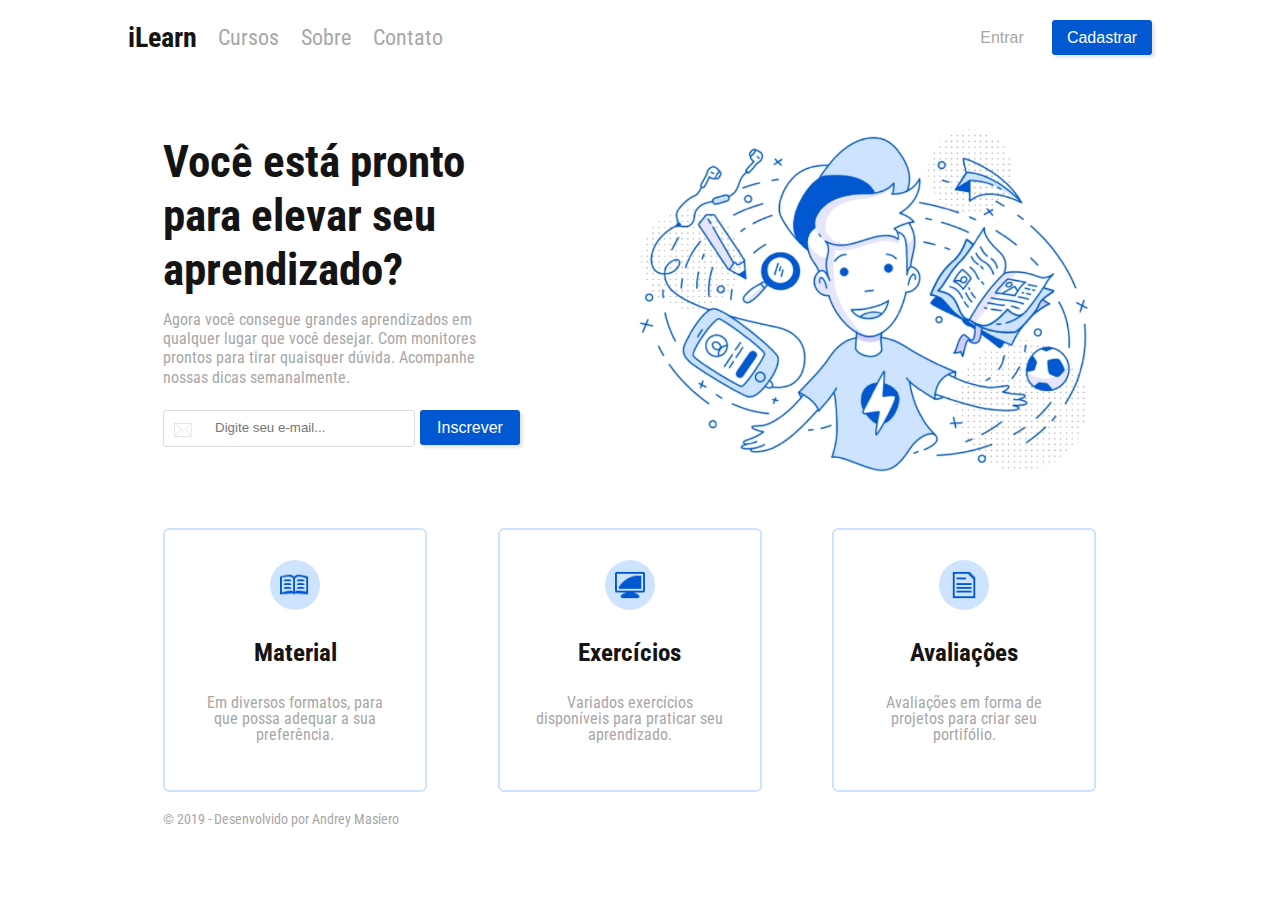
<file: WebContent/index.html>
<!DOCTYPE html>
<html lang="pt-br">
  <head>
    <meta charset="utf-8" />
    <link rel="stylesheet" href="css/main.style.css" type="text/css" />
    <title>iLearn - Improve your knowledge</title>
  </head>
  <body>
    <section class="container">

      <header class="header">

        <a href="index.html" class="brand">
          <h1>iLearn</h1>
        </a>

        <nav class="navigation">
          <ul>
            <li><a href="cursos.html">Cursos</a></li>
            <li><a href="#">Sobre</a></li>
            <li><a href="contato.html">Contato</a></li>
          </ul>
        </nav>

        <a href="#open-modal"><button class="btn-white">Entrar</button></a>
        <button class="btn-blue" id="cadastrar">Cadastrar</button>

      </header>

      <article class="content">
        <h1>Você está pronto para elevar seu aprendizado?</h1>
        <h2>Agora você consegue grandes aprendizados em qualquer lugar que você desejar. Com monitores prontos para tirar quaisquer dúvida. Acompanhe nossas dicas semanalmente.</h2>

        <form method="post" action="add_newsletter">
          <div class="subscribe">
            <div class="field">
              <i><img src="img/email.png" alt="Icone de um envelope"></i>
              <input type="email" name="email" pattern="[a-z0-9._%+-]+@[a-z0-9.-]+\.[a-z]{2,4}$" 
              			placeholder="Digite seu e-mail..." required/>
            </div>
            <button class="btn-blue">Inscrever</button>
          </div>
      	</form>
      </article>

      <picture class="second-content">
        <img src="img/student.png" class="ilustration" alt="Ilustração de um estudante" />
      </picture>

      <footer class="footer">
        <section class="cards-container">
          <div class="card">
            <div class="icon"><img src="img/learn.png" alt="Icone de um livro"></div>
            <h1>Material</h1>
            <p>Em diversos formatos, para que possa adequar a sua preferência.</p>
          </div>
          <div class="card">
            <div class="icon"><img src="img/practice.png" alt="Icone de um computador"></div>
            <h1>Exercícios</h1>
            <p>Variados exercícios disponíveis para praticar seu aprendizado.</p>
          </div>
          <div class="card">
            <div class="icon"><img src="img/test.png" alt="Icone de uma anotação"></div>
            <h1>Avaliações</h1>
            <p>Avaliações em forma de projetos para criar seu portifólio.</p>
          </div>
        </section>
        <p>&copy; 2019 - Desenvolvido por Andrey Masiero</p>
      </footer>
    </section>
    
    <div id="open-modal" class="modal-dialog">
      <div class="modal-box">
        <img src="img/frm-login-head.png" alt="Icone de um usuario."/>
        <fieldset>
          <legend>Acessar</legend>
          <form action="login" method="post">
            <input type="text" name="user" placeholder="Digite o usuário" required />
            <input type="password" name="pwd" placeholder="Digite a senha" required />
            <div class="panel-btn">
              <a href="#close-modal" class="btn-white close-modal">Cancelar</a>
              <button class="btn-blue">Enviar</button>
            </div>
          </form>
        </fieldset>
      </div>
    </div>
    
    <script type="text/javascript" src="scripts/app.js"></script>
  </body>
</html>
</file>
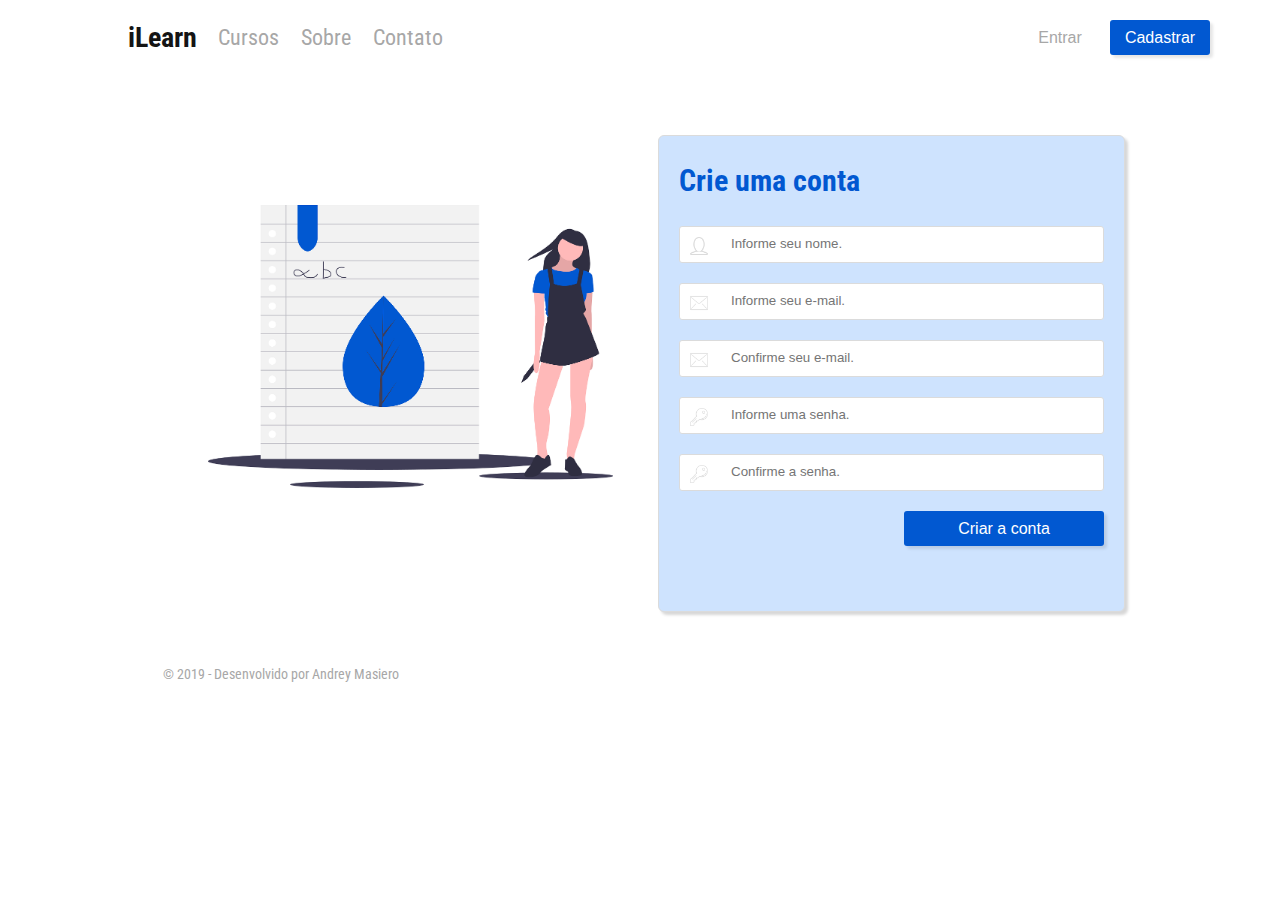
<file: WebContent/cadastro.html>
<!DOCTYPE html>
<html lang="pt-br">
  <head>
    <meta charset="utf-8" />
    <link rel="stylesheet" href="css/main.style.css" type="text/css" />
    <title>iLearn - Improve your knowledge</title>
  </head>
  <body>
    <section class="container">

      <header class="header">

        <a href="index.html" class="brand">
          <h1>iLearn</h1>
        </a>

        <nav class="navigation">
          <ul>
            <li><a href="cursos.html">Cursos</a></li>
            <li><a href="#">Sobre</a></li>
            <li><a href="contato.html">Contato</a></li>
          </ul>
        </nav>

        <a href="#open-modal"><button class="btn-white">Entrar</button></a>
        <button class="btn-blue" id="cadastrar">Cadastrar</button>

      </header>

      <article class="second-content">
        <div class="frm">
          <h1>Crie uma conta</h1>
          <form method="post">
            <div class="field">
              <i><img src="img/user.png" alt="Icone de uma pessoa"></i>
              <input type="text" name="name" placeholder="Informe seu nome." required/>
            </div>
            <div class="field">
              <i><img src="img/email.png" alt="Icone de um envelope"></i>
              <input type="email" name="email" pattern="[a-z0-9._%+-]+@[a-z0-9.-]+\.[a-z]{2,4}$" placeholder="Informe seu e-mail." required/>
            </div>
            <div class="field">
              <i><img src="img/email.png" alt="Icone de um envelope"></i>
              <input type="email" name="confirmar-email" pattern="[a-z0-9._%+-]+@[a-z0-9.-]+\.[a-z]{2,4}$" placeholder="Confirme seu e-mail." required/>
            </div>
            <div class="field">
              <i><img src="img/key.png" alt="Icone de um telefone"></i>
              <input type="password" name="pwd" placeholder="Informe uma senha." required/>
            </div>
            <div class="field">
              <i><img src="img/key.png" alt="Icone de um telefone"></i>
              <input type="password" name="confirmar-pwd" placeholder="Confirme a senha." required/>
            </div>
            <button class="btn-blue large-btn adjust-btn-position-1">Criar a conta</button>
          </form>
        </div>
      </article>

      <picture class="content">
        <img src="img/learning.png" class="ilustration" alt="Ilustração de uma mulher sentada no sofá mexendo no computador." style="margin-top:120px;"/>
      </picture>

      <footer class="footer">
        <p>&copy; 2019 - Desenvolvido por Andrey Masiero</p>
      </footer>
    </section>
    
    <div id="open-modal" class="modal-dialog">
      <div class="modal-box">
        <img src="img/frm-login-head.png" alt="Icone de um usuario."/>
        <fieldset>
          <legend>Acessar</legend>
          <form action="login" method="post">
            <input type="text" name="user" placeholder="Digite o usuário" required />
            <input type="password" name="pwd" placeholder="Digite a senha" required />
            <div class="panel-btn">
              <a href="#close-modal" class="btn-white close-modal">Cancelar</a>
              <button class="btn-blue">Enviar</button>
            </div>
          </form>
        </fieldset>
      </div>
    </div>    
    
    <script type="text/javascript" src="scripts/app.js"></script>
  </body>
</html>
</file>
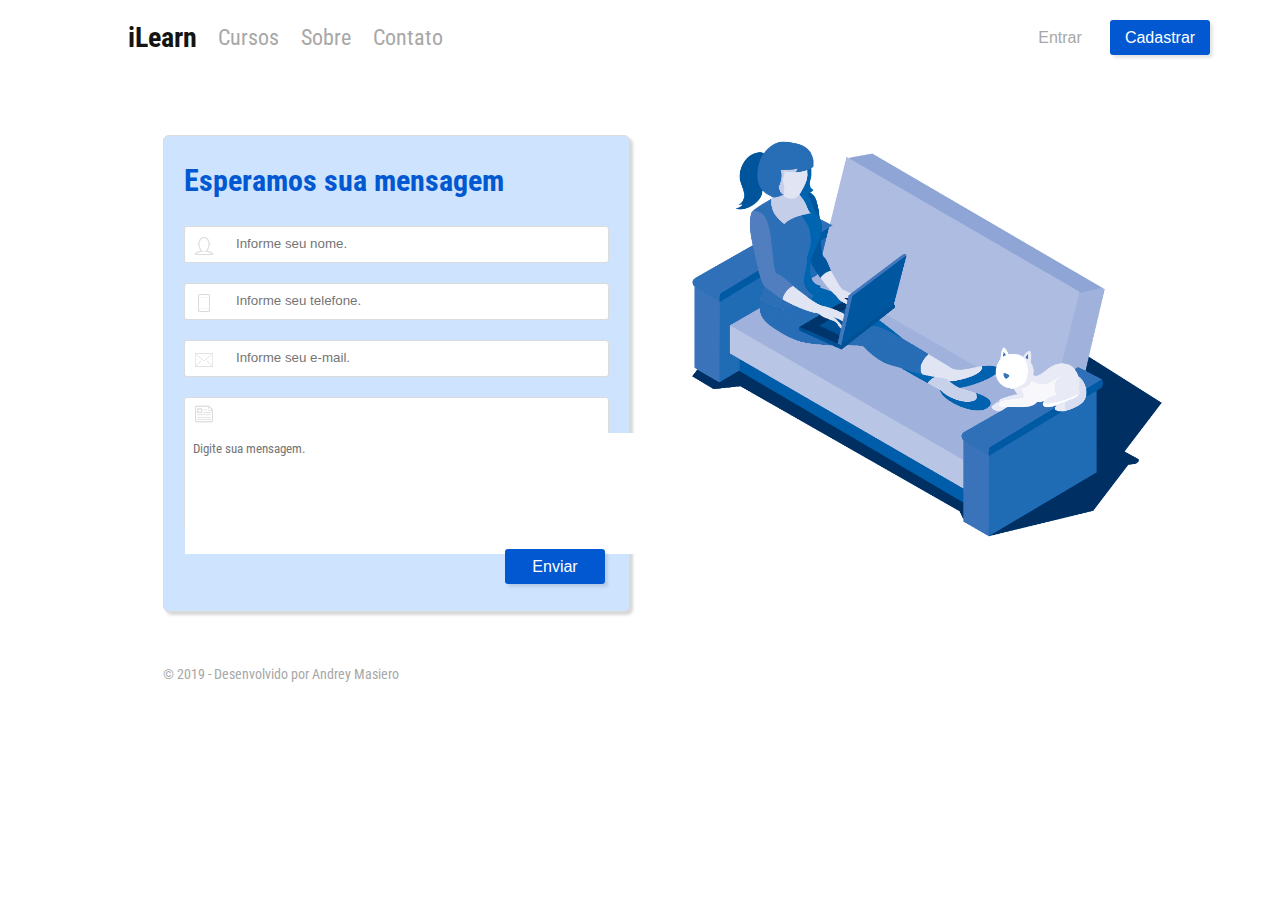
<file: WebContent/contato.html>
<!DOCTYPE html>
<html lang="pt-br">
  <head>
    <meta charset="utf-8" />
    <link rel="stylesheet" href="css/main.style.css" type="text/css" />
    <title>iLearn - Improve your knowledge</title>
  </head>
  <body>
    <section class="container">

      <header class="header">

        <a href="index.html" class="brand">
          <h1>iLearn</h1>
        </a>

        <nav class="navigation">
          <ul>
            <li><a href="cursos.html">Cursos</a></li>
            <li><a href="#">Sobre</a></li>
            <li><a href="contato.html">Contato</a></li>
          </ul>
        </nav>

        <a href="#open-modal"><button class="btn-white">Entrar</button></a>
        <button class="btn-blue" id="cadastrar">Cadastrar</button>

      </header>

      <article class="content">
        <div class="frm">
          <h1>Esperamos sua mensagem</h1>
          <form method="post">
            <div class="field">
              <i><img src="img/user.png" alt="Icone de uma pessoa"></i>
              <input type="text" name="name" placeholder="Informe seu nome." required/>
            </div>
            <div class="field">
              <i><img src="img/mobile.png" alt="Icone de um telefone"></i>
              <input type="tel" name="phone" maxlength="15" pattern="\([0-9]{2}\) [0-9]{4,6}-[0-9]{3,4}$" placeholder="Informe seu telefone." title="Coloque no formato (XX) XXXXX-XXXX"/>
            </div>
            <div class="field">
              <i><img src="img/email.png" alt="Icone de um envelope"></i>
              <input type="email" name="email" pattern="[a-z0-9._%+-]+@[a-z0-9.-]+\.[a-z]{2,4}$" placeholder="Informe seu e-mail." required/>
            </div>
            <div class="field big">
              <i><img src="img/text.png" alt="Icone de um texto"></i>
              <textarea rows="7" cols="58" placeholder="Digite sua mensagem." required></textarea>
            </div>
            <button class="btn-blue">Enviar</button>
          </form>
        </div>
      </article>

      <picture class="second-content">
        <img src="img/woman.png" class="ilustration" alt="Ilustração de uma mulher sentada no sofá mexendo no computador." />
      </picture>

      <footer class="footer">
        <p>&copy; 2019 - Desenvolvido por Andrey Masiero</p>
      </footer>
    </section>
    
    <div id="open-modal" class="modal-dialog">
      <div class="modal-box">
        <img src="img/frm-login-head.png" alt="Icone de um usuario."/>
        <fieldset>
          <legend>Acessar</legend>
          <form action="login" method="post">
            <input type="text" name="user" placeholder="Digite o usuário" required />
            <input type="password" name="pwd" placeholder="Digite a senha" required />
            <div class="panel-btn">
              <a href="#close-modal" class="btn-white close-modal">Cancelar</a>
              <button class="btn-blue">Enviar</button>
            </div>
          </form>
        </fieldset>
      </div>
    </div>    
    
    <script type="text/javascript" src="scripts/app.js"></script>
  </body>
</html>
</file>
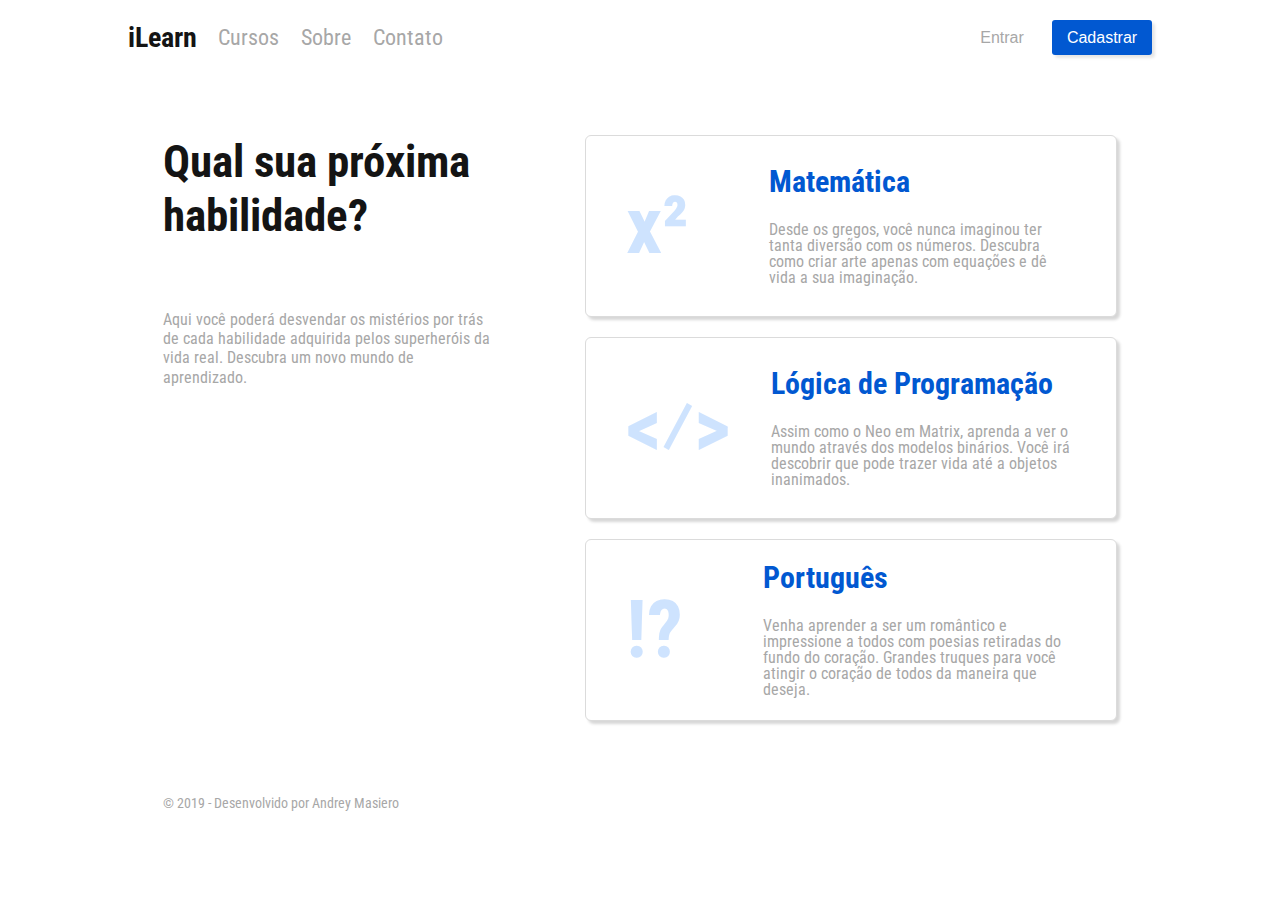
<file: WebContent/cursos.html>
<!DOCTYPE html>
<html lang="pt-br">
  <head>
    <meta charset="utf-8" />
    <link rel="stylesheet" href="css/main.style.css" type="text/css" />
    <title>iLearn - Improve your knowledge</title>
  </head>
  <body>
    <section class="container">

      <header class="header">

        <a href="index.html" class="brand">
          <h1>iLearn</h1>
        </a>

        <nav class="navigation">
          <ul>
            <li><a href="cursos.html">Cursos</a></li>
            <li><a href="#">Sobre</a></li>
            <li><a href="contato.html">Contato</a></li>
          </ul>
        </nav>

        <a href="#open-modal"><button class="btn-white">Entrar</button></a>
        <button class="btn-blue">Cadastrar</button>

      </header>

      <article class="content">
        <h1>Qual sua próxima habilidade?</h1>
        <h2>Aqui você poderá desvendar os mistérios por trás de cada habilidade adquirida pelos superheróis da vida real. Descubra um novo mundo de aprendizado.</h2>
      </article>

      <div class="second-content">
        <section class="vcards-container">
          <div class="vcard">
            <h1>x&sup2;</h1>
            <div class="description">
              <h2>Matemática</h2>
              <p>Desde os gregos, você nunca imaginou ter tanta diversão com os números. Descubra como criar arte apenas com equações e dê vida a sua imaginação.</p>
            </div>
          </div>
          <div class="vcard">
            <h1>&lt;&frasl;&gt;</h1>
            <div class="description">
              <h2>Lógica de Programação</h2>
              <p>Assim como o Neo em Matrix, aprenda a ver o mundo através dos modelos binários. Você irá descobrir que pode trazer vida até a objetos inanimados.</p>
            </div>
          </div>
          <div class="vcard">
            <h1>!?</h1>
            <div class="description">
              <h2>Português</h2>
              <p>Venha aprender a ser um romântico e impressione a todos com poesias retiradas do fundo do coração. Grandes truques para você atingir o coração de todos da maneira que deseja. </p>
            </div>
          </div>
        </section>
      </div>

      <footer class="footer">
        <p>&copy; 2019 - Desenvolvido por Andrey Masiero</p>
      </footer>
    </section>
    
    <div id="open-modal" class="modal-dialog">
      <div class="modal-box">
        <img src="img/frm-login-head.png" alt="Icone de um usuario."/>
        <fieldset>
          <legend>Acessar</legend>
          <form action="login" method="post">
            <input type="text" name="user" placeholder="Digite o usuário" required />
            <input type="password" name="pwd" placeholder="Digite a senha" required />
            <div class="panel-btn">
              <a href="#close-modal" class="btn-white close-modal">Cancelar</a>
              <button class="btn-blue">Enviar</button>
            </div>
          </form>
        </fieldset>
      </div>
    </div>
  </body>
</html>
</file>
<file: WebContent/css/main.style.css>
@import "2_tools/2_tools.css";
@import "4_elements/4_elements.css";
@import "5_objects/5_objects.css";
@import "6_components/6_components.css";
@import "7_trumps/7_trumps.css";
</file>
